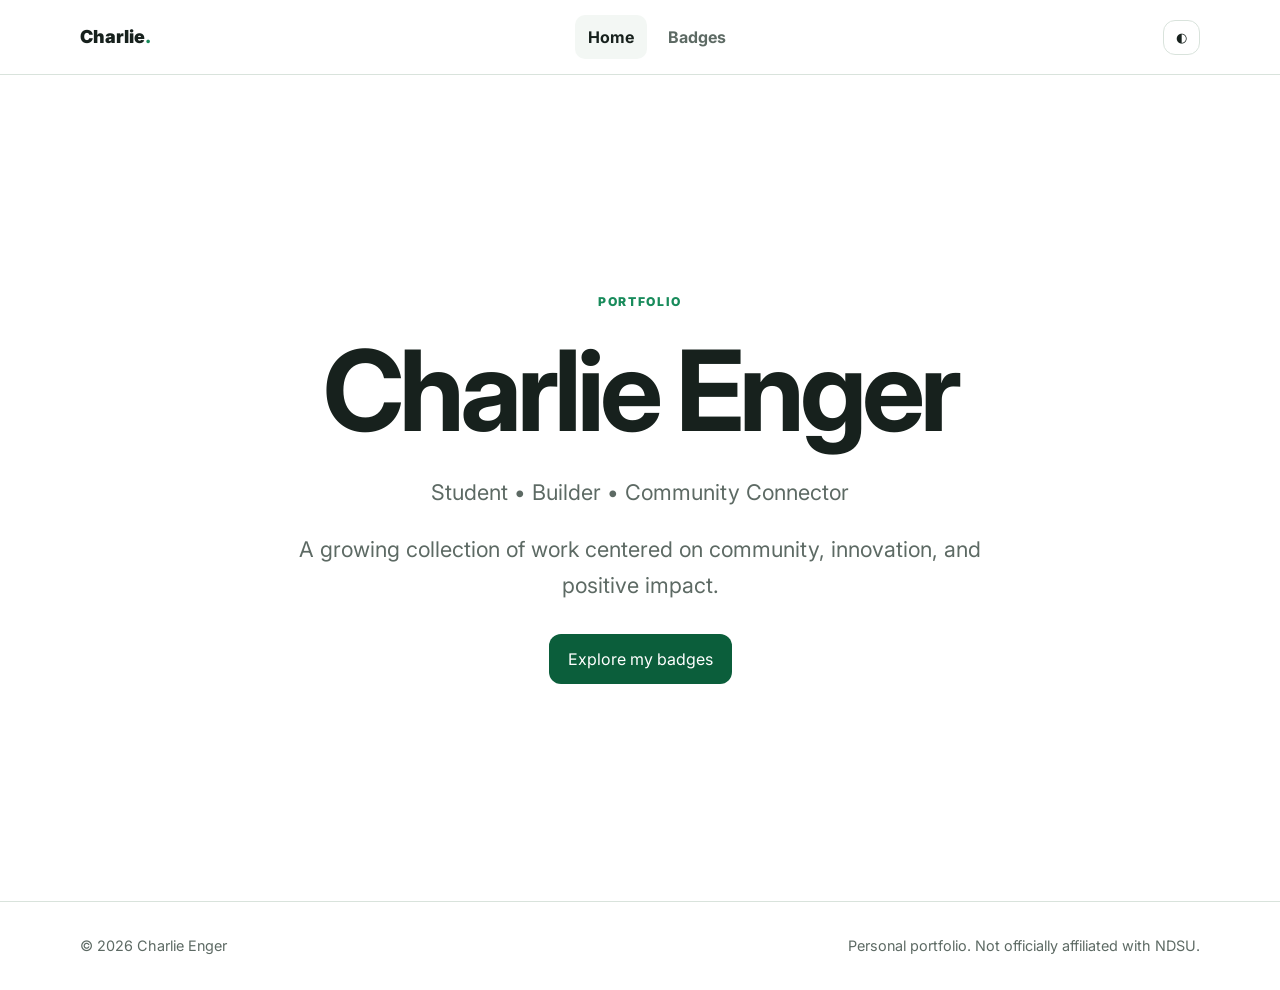
<file: index.html>
<!doctype html><html lang="en"><head><meta charset="utf-8"><meta name="viewport" content="width=device-width,initial-scale=1"><meta name="description" content="Charlie Enger's badge portfolio."><title>Home | Charlie Enger</title><link rel="preconnect" href="https://fonts.googleapis.com"><link rel="preconnect" href="https://fonts.gstatic.com" crossorigin><link href="https://fonts.googleapis.com/css2?family=Inter:wght@400;600;700;800;900&display=swap" rel="stylesheet"><link rel="stylesheet" href="assets/styles.css"><script src="assets/data.js" defer></script><script src="assets/app.js" defer></script></head><body><a class="skip-link" href="#main-content">Skip to main content</a><header class="site-header"><div class="container nav-wrap"><a class="brand" href="index.html">Charlie<span>.</span></a><nav class="site-nav" id="site-nav" aria-label="Primary navigation"><a href="index.html" aria-current="page">Home</a><a href="badges.html">Badges</a></nav><div class="nav-actions"><button class="icon-button" id="theme-toggle" type="button" aria-label="Switch color theme">◐</button><button class="menu-button" id="menu-button" type="button" aria-expanded="false" aria-controls="site-nav">Menu</button></div></div></header><main id="main-content"><section class="hero"><div class="container hero-inner"><p class="eyebrow">Portfolio</p><h1 data-name>Charlie Enger</h1><p class="lede" data-title>Student • Builder • Community Connector</p><p class="lede" data-intro>A growing collection of work centered on community, innovation, and positive impact.</p><div class="button-row"><a class="button button-primary" href="badges.html">Explore my badges</a></div></div></section></main><footer class="site-footer"><div class="container footer-wrap"><span>© <span id="year"></span> <span data-name>Charlie Enger</span></span><span>Personal portfolio. Not officially affiliated with NDSU.</span></div></footer></body></html>
</file>
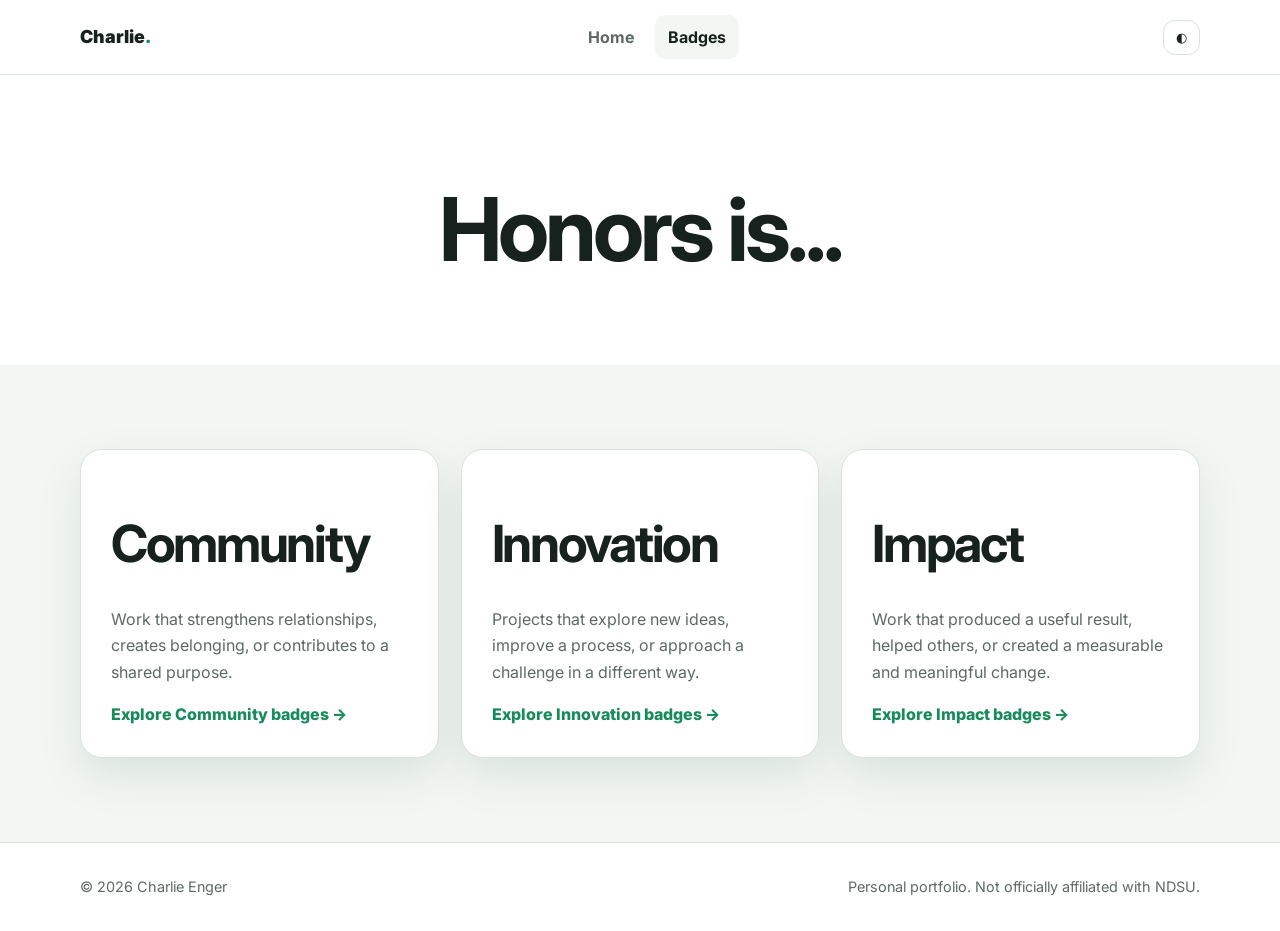
<file: badges.html>
<!doctype html><html lang="en"><head><meta charset="utf-8"><meta name="viewport" content="width=device-width,initial-scale=1"><meta name="description" content="Charlie Enger's badge portfolio."><title>Badges | Charlie Enger</title><link rel="preconnect" href="https://fonts.googleapis.com"><link rel="preconnect" href="https://fonts.gstatic.com" crossorigin><link href="https://fonts.googleapis.com/css2?family=Inter:wght@400;600;700;800;900&display=swap" rel="stylesheet"><link rel="stylesheet" href="assets/styles.css"><script src="assets/data.js" defer></script><script src="assets/app.js" defer></script></head><body><a class="skip-link" href="#main-content">Skip to main content</a><header class="site-header"><div class="container nav-wrap"><a class="brand" href="index.html">Charlie<span>.</span></a><nav class="site-nav" id="site-nav" aria-label="Primary navigation"><a href="index.html">Home</a><a href="badges.html" aria-current="page">Badges</a></nav><div class="nav-actions"><button class="icon-button" id="theme-toggle" type="button" aria-label="Switch color theme">◐</button><button class="menu-button" id="menu-button" type="button" aria-expanded="false" aria-controls="site-nav">Menu</button></div></div></header><main id="main-content">
<section class="page-hero"><div class="container narrow" style="text-align:center;"><h1>Honors is...</h1></div></section>
<section class="section section-tint"><div class="container"><div class="category-grid" id="category-grid"></div></div></section></main><footer class="site-footer"><div class="container footer-wrap"><span>© <span id="year"></span> <span data-name>Charlie Enger</span></span><span>Personal portfolio. Not officially affiliated with NDSU.</span></div></footer></body></html>
</file>
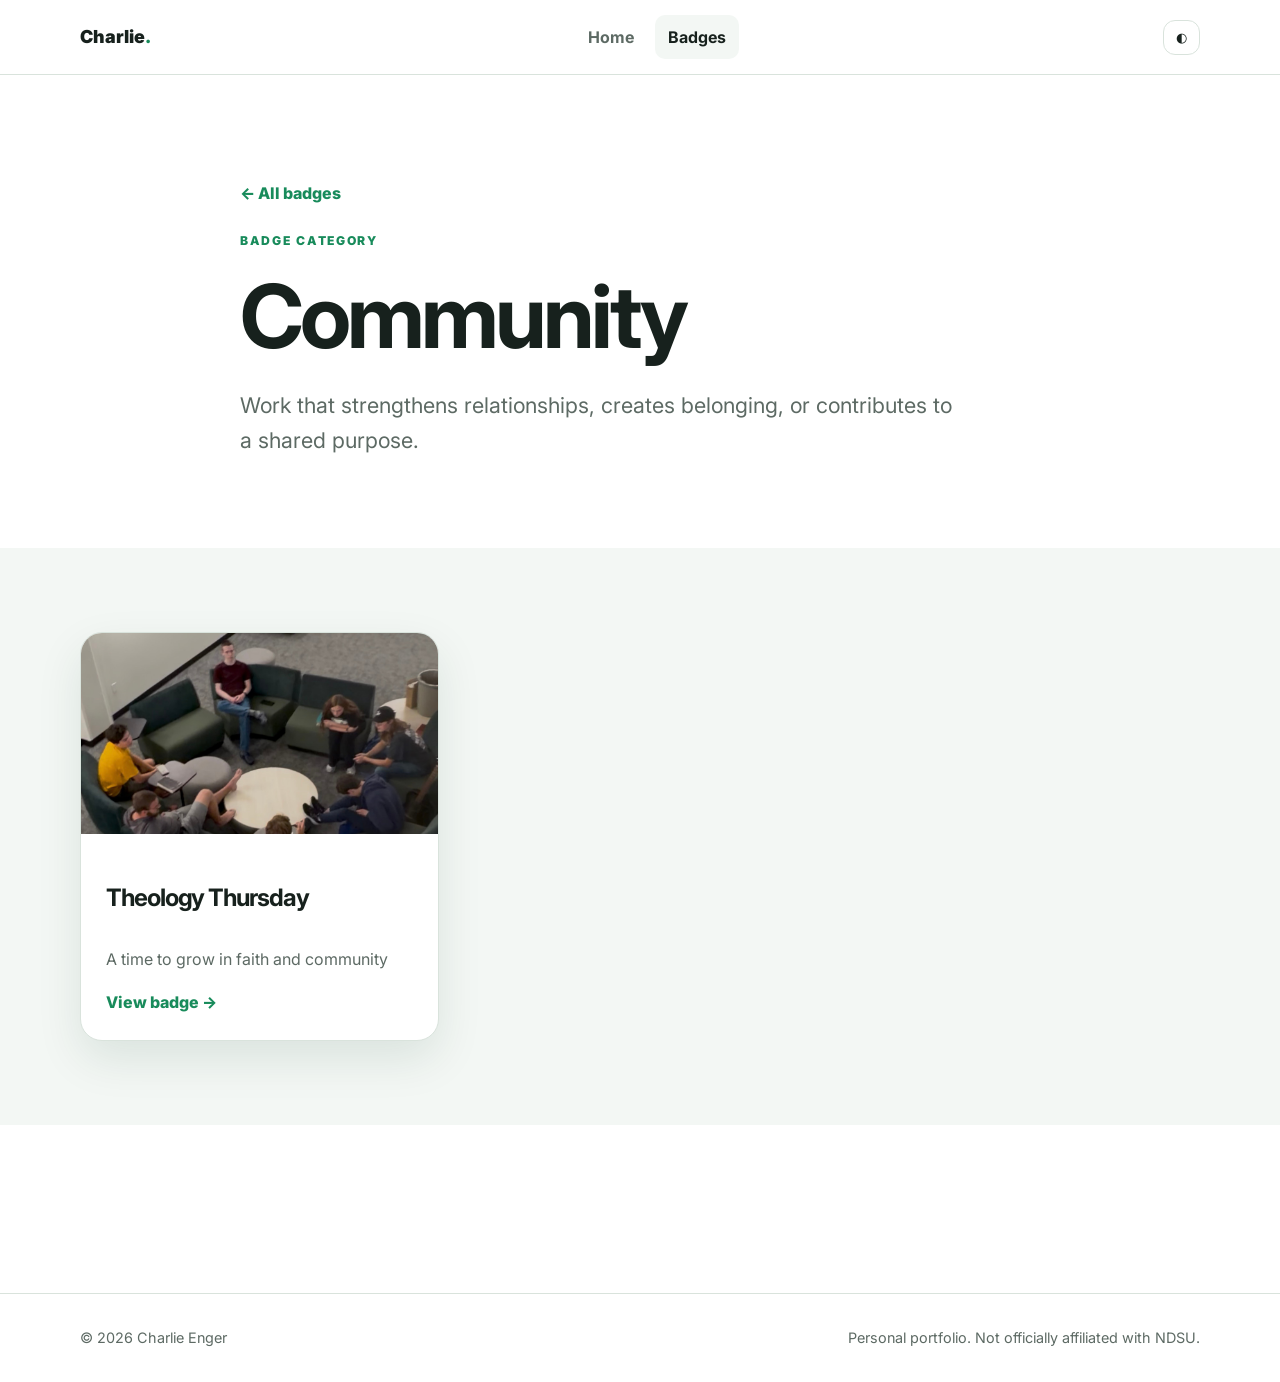
<file: community.html>
<!doctype html><html lang="en"><head><meta charset="utf-8"><meta name="viewport" content="width=device-width,initial-scale=1"><meta name="description" content="Charlie Enger's badge portfolio."><title>Community | Charlie Enger</title><link rel="preconnect" href="https://fonts.googleapis.com"><link rel="preconnect" href="https://fonts.gstatic.com" crossorigin><link href="https://fonts.googleapis.com/css2?family=Inter:wght@400;600;700;800;900&display=swap" rel="stylesheet"><link rel="stylesheet" href="assets/styles.css"><script src="assets/data.js" defer></script><script src="assets/app.js" defer></script></head><body data-category="community"><a class="skip-link" href="#main-content">Skip to main content</a><header class="site-header"><div class="container nav-wrap"><a class="brand" href="index.html">Charlie<span>.</span></a><nav class="site-nav" id="site-nav" aria-label="Primary navigation"><a href="index.html">Home</a><a href="badges.html" aria-current="page">Badges</a></nav><div class="nav-actions"><button class="icon-button" id="theme-toggle" type="button" aria-label="Switch color theme">◐</button><button class="menu-button" id="menu-button" type="button" aria-expanded="false" aria-controls="site-nav">Menu</button></div></div></header><main id="main-content"><section class="page-hero"><div class="container narrow"><a class="back-link" href="badges.html">← All badges</a><p class="eyebrow">Badge category</p><h1 data-category-title></h1><p class="lede" data-category-description style="margin-left:0"></p></div></section><section class="section section-tint" id="badge-list"><div class="container"><div class="entry-grid" id="entry-grid"></div></div></section><section class="section"><div class="container"><article class="detail" id="badge-detail" hidden></article></div></section></main><footer class="site-footer"><div class="container footer-wrap"><span>© <span id="year"></span> <span data-name>Charlie Enger</span></span><span>Personal portfolio. Not officially affiliated with NDSU.</span></div></footer></body></html>
</file>
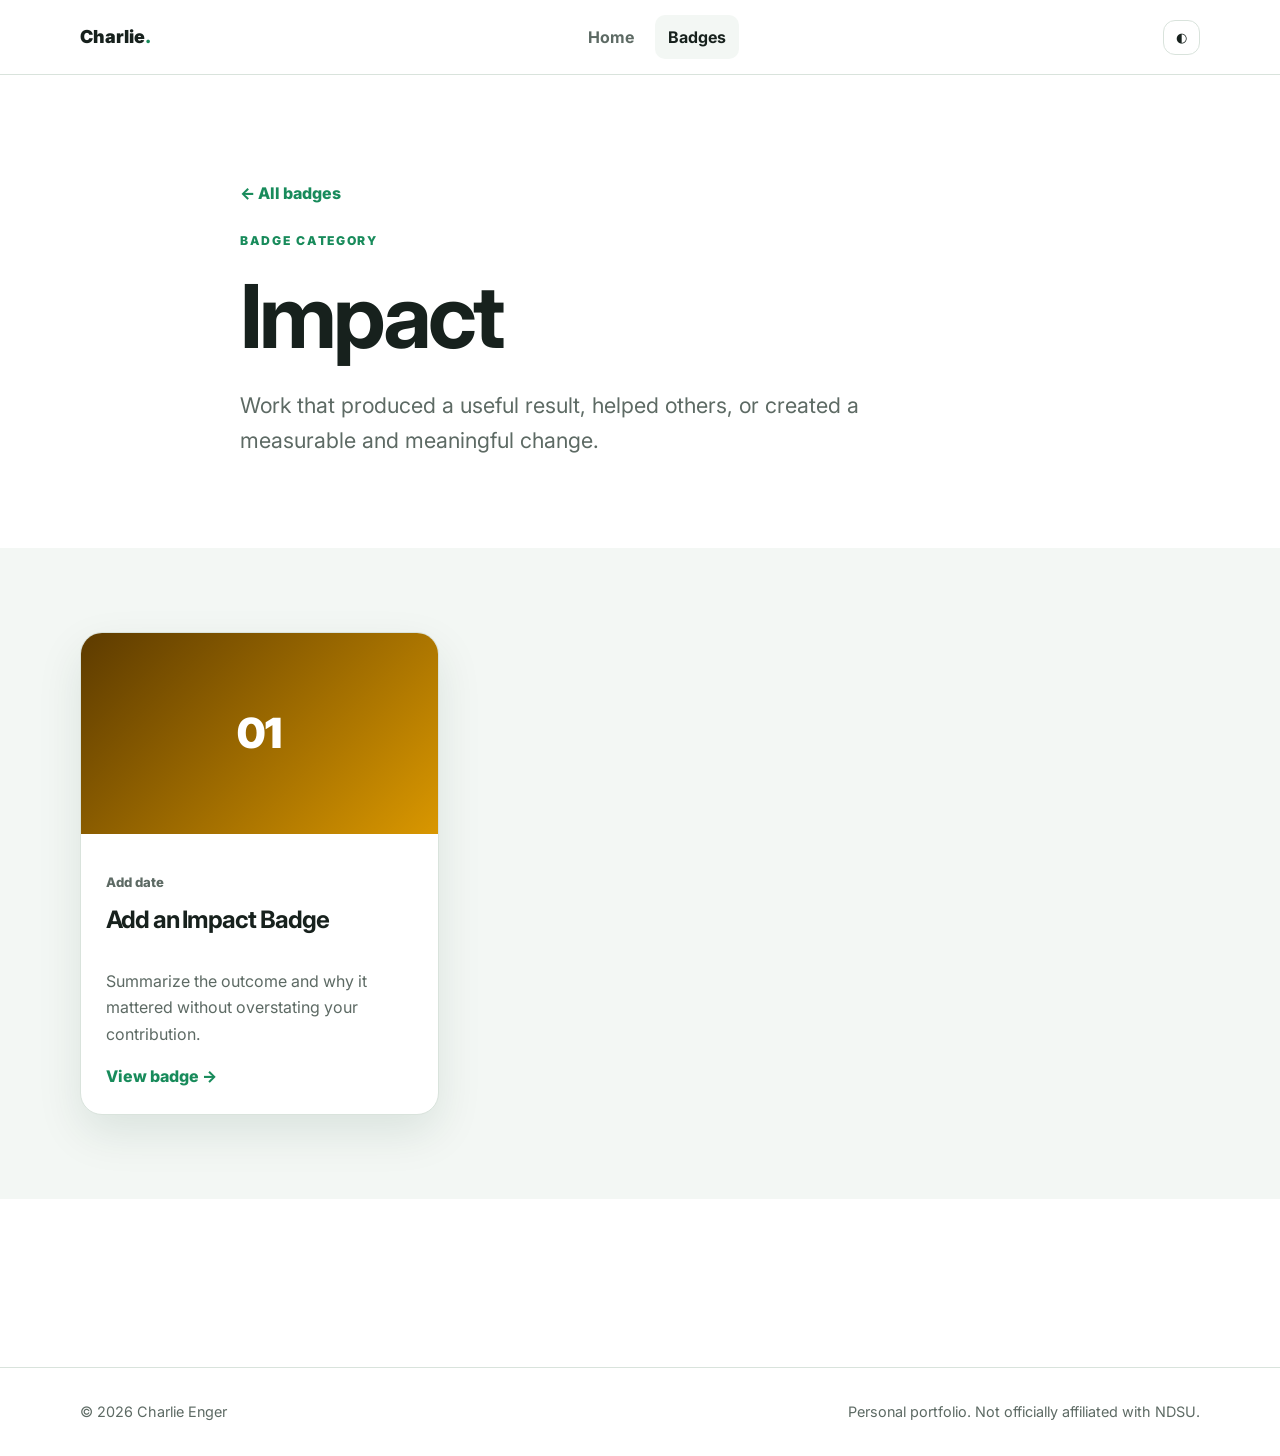
<file: impact.html>
<!doctype html><html lang="en"><head><meta charset="utf-8"><meta name="viewport" content="width=device-width,initial-scale=1"><meta name="description" content="Charlie Enger's badge portfolio."><title>Impact | Charlie Enger</title><link rel="preconnect" href="https://fonts.googleapis.com"><link rel="preconnect" href="https://fonts.gstatic.com" crossorigin><link href="https://fonts.googleapis.com/css2?family=Inter:wght@400;600;700;800;900&display=swap" rel="stylesheet"><link rel="stylesheet" href="assets/styles.css"><script src="assets/data.js" defer></script><script src="assets/app.js" defer></script></head><body data-category="impact"><a class="skip-link" href="#main-content">Skip to main content</a><header class="site-header"><div class="container nav-wrap"><a class="brand" href="index.html">Charlie<span>.</span></a><nav class="site-nav" id="site-nav" aria-label="Primary navigation"><a href="index.html">Home</a><a href="badges.html" aria-current="page">Badges</a></nav><div class="nav-actions"><button class="icon-button" id="theme-toggle" type="button" aria-label="Switch color theme">◐</button><button class="menu-button" id="menu-button" type="button" aria-expanded="false" aria-controls="site-nav">Menu</button></div></div></header><main id="main-content"><section class="page-hero"><div class="container narrow"><a class="back-link" href="badges.html">← All badges</a><p class="eyebrow">Badge category</p><h1 data-category-title></h1><p class="lede" data-category-description style="margin-left:0"></p></div></section><section class="section section-tint" id="badge-list"><div class="container"><div class="entry-grid" id="entry-grid"></div></div></section><section class="section"><div class="container"><article class="detail" id="badge-detail" hidden></article></div></section></main><footer class="site-footer"><div class="container footer-wrap"><span>© <span id="year"></span> <span data-name>Charlie Enger</span></span><span>Personal portfolio. Not officially affiliated with NDSU.</span></div></footer></body></html>
</file>
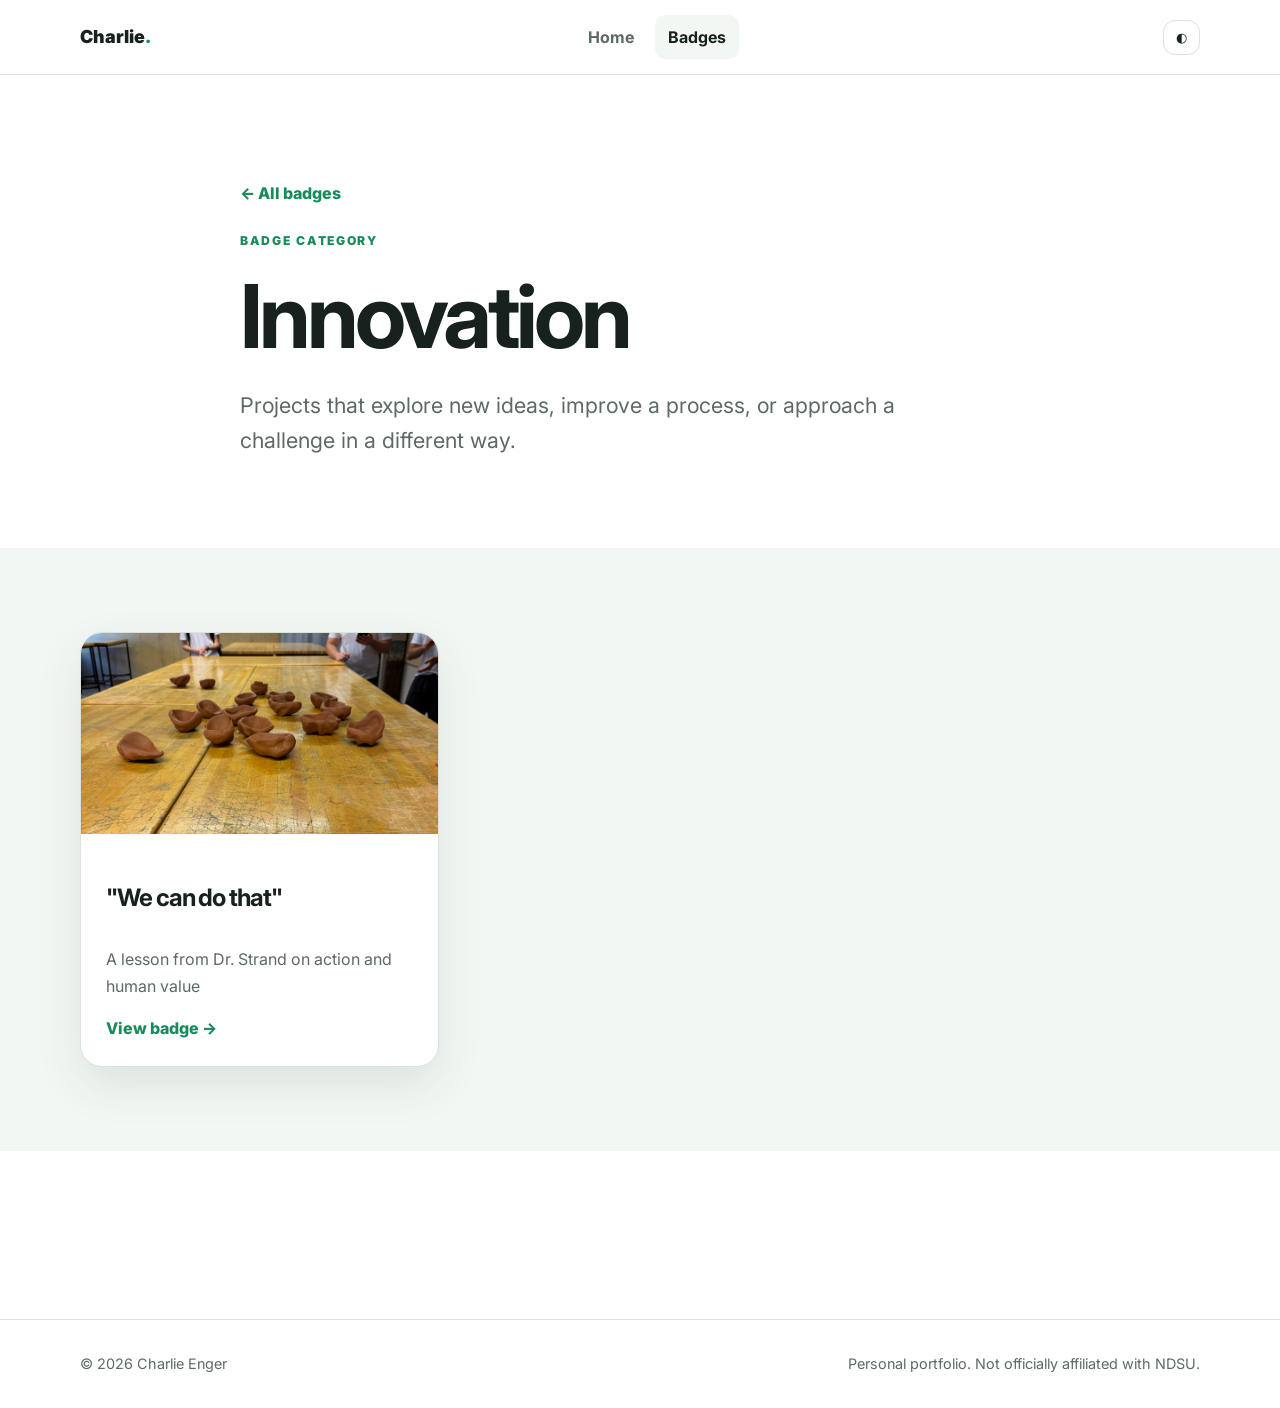
<file: innovation.html>
<!doctype html><html lang="en"><head><meta charset="utf-8"><meta name="viewport" content="width=device-width,initial-scale=1"><meta name="description" content="Charlie Enger's badge portfolio."><title>Innovation | Charlie Enger</title><link rel="preconnect" href="https://fonts.googleapis.com"><link rel="preconnect" href="https://fonts.gstatic.com" crossorigin><link href="https://fonts.googleapis.com/css2?family=Inter:wght@400;600;700;800;900&display=swap" rel="stylesheet"><link rel="stylesheet" href="assets/styles.css"><script src="assets/data.js" defer></script><script src="assets/app.js" defer></script></head><body data-category="innovation"><a class="skip-link" href="#main-content">Skip to main content</a><header class="site-header"><div class="container nav-wrap"><a class="brand" href="index.html">Charlie<span>.</span></a><nav class="site-nav" id="site-nav" aria-label="Primary navigation"><a href="index.html">Home</a><a href="badges.html" aria-current="page">Badges</a></nav><div class="nav-actions"><button class="icon-button" id="theme-toggle" type="button" aria-label="Switch color theme">◐</button><button class="menu-button" id="menu-button" type="button" aria-expanded="false" aria-controls="site-nav">Menu</button></div></div></header><main id="main-content"><section class="page-hero"><div class="container narrow"><a class="back-link" href="badges.html">← All badges</a><p class="eyebrow">Badge category</p><h1 data-category-title></h1><p class="lede" data-category-description style="margin-left:0"></p></div></section><section class="section section-tint" id="badge-list"><div class="container"><div class="entry-grid" id="entry-grid"></div></div></section><section class="section"><div class="container"><article class="detail" id="badge-detail" hidden></article></div></section></main><footer class="site-footer"><div class="container footer-wrap"><span>© <span id="year"></span> <span data-name>Charlie Enger</span></span><span>Personal portfolio. Not officially affiliated with NDSU.</span></div></footer></body></html>
</file>
<file: assets/styles.css>
:root {
    --green-900: #073b2a;
    --green-700: #0b5e3b;
    --green-500: #188b5b;
    --gold: #f5b82e;
    --ink: #17211d;
    --muted: #5d6a64;
    --paper: #fff;
    --mist: #f3f7f4;
    --line: #d9e3dc;
    --shadow: 0 18px 45px rgba(7, 59, 42, .10);
    --radius: 22px;
    --max: 1120px;
}

* {
    box-sizing: border-box;
}

html {
    scroll-behavior: smooth;
}

body {
    margin: 0;
    font-family:
        Inter,
        ui-sans-serif,
        system-ui,
        -apple-system,
        "Segoe UI",
        sans-serif;
    color: var(--ink);
    background: var(--paper);
    line-height: 1.65;
}

body.dark {
    --ink: #f1f5f2;
    --muted: #b7c4bc;
    --paper: #111a16;
    --mist: #17251e;
    --line: #2d4438;
    --shadow: 0 18px 45px rgba(0, 0, 0, .28);
}

a {
    color: inherit;
}

.container {
    width: min(calc(100% - 40px), var(--max));
    margin-inline: auto;
}

.section {
    padding: 84px 0;
}

.section-tint {
    background: var(--mist);
}

.narrow {
    max-width: 800px;
}

.skip-link {
    position: absolute;
    left: -999px;
    top: 10px;
    background: var(--gold);
    color: #111;
    padding: 10px 14px;
    z-index: 100;
}

.skip-link:focus {
    left: 10px;
}

.site-header {
    position: sticky;
    top: 0;
    z-index: 50;
    background: color-mix(
        in srgb,
        var(--paper) 90%,
        transparent
    );
    backdrop-filter: blur(16px);
    border-bottom: 1px solid var(--line);
}

.nav-wrap {
    min-height: 74px;
    display: flex;
    align-items: center;
    justify-content: space-between;
    gap: 24px;
}

.brand {
    text-decoration: none;
    font-weight: 900;
    font-size: 1.12rem;
}

.brand span {
    color: var(--green-500);
}

.site-nav {
    display: flex;
    align-items: center;
    gap: 8px;
}

.site-nav a {
    text-decoration: none;
    padding: 9px 13px;
    border-radius: 10px;
    color: var(--muted);
    font-weight: 700;
}

.site-nav a:hover,
.site-nav a[aria-current="page"] {
    background: var(--mist);
    color: var(--ink);
}

.nav-actions {
    display: flex;
    gap: 8px;
}

.icon-button,
.menu-button {
    border: 1px solid var(--line);
    background: var(--paper);
    color: var(--ink);
    border-radius: 12px;
    padding: 9px 12px;
    cursor: pointer;
}

.menu-button {
    display: none;
}

.hero {
    min-height: calc(100vh - 74px);
    display: grid;
    place-items: center;
    padding: 80px 0;
}

.hero-inner {
    max-width: 870px;
    text-align: center;
}

.eyebrow {
    text-transform: uppercase;
    letter-spacing: .14em;
    font-size: .76rem;
    font-weight: 850;
    color: var(--green-500);
    margin: 0 0 16px;
}

h1,
h2,
h3 {
    line-height: 1.12;
    letter-spacing: -.045em;
    margin: 0 0 18px;
}

h1 {
    font-size: clamp(3.4rem, 9vw, 7rem);
}

.page-hero h1 {
    font-size: clamp(3rem, 7vw, 5.5rem);
}

h2 {
    font-size: clamp(2rem, 4vw, 3.2rem);
}

h3 {
    font-size: 1.5rem;
}

.lede {
    font-size: clamp(1.08rem, 2vw, 1.35rem);
    color: var(--muted);
    max-width: 720px;
    margin-inline: auto;
}

.button-row {
    display: flex;
    flex-wrap: wrap;
    justify-content: center;
    gap: 12px;
    margin-top: 30px;
}

.button {
    display: inline-flex;
    align-items: center;
    justify-content: center;
    min-height: 46px;
    padding: 11px 18px;
    border-radius: 12px;
    text-decoration: none;
    font-weight: 780;
    border: 1px solid transparent;
    cursor: pointer;
    font: inherit;
}

.button-primary {
    background: var(--green-700);
    color: #fff;
}

.button-secondary {
    background: var(--paper);
    border-color: var(--line);
}

.button:focus-visible,
a:focus-visible,
button:focus-visible {
    outline: 3px solid var(--gold);
    outline-offset: 3px;
}

.page-hero {
    padding: 105px 0 68px;
}

.category-grid,
.entry-grid {
    display: grid;
    grid-template-columns: repeat(3, minmax(0, 1fr));
    gap: 22px;
}

.category-card,
.entry-card {
    background: var(--paper);
    border: 1px solid var(--line);
    border-radius: var(--radius);
    overflow: hidden;
    box-shadow: var(--shadow);
}

.category-card {
    padding: 30px;
    text-decoration: none;
    min-height: 280px;
    display: flex;
    flex-direction: column;
    transition: .2s ease;
}

.category-card:hover {
    transform: translateY(-5px);
}

.category-symbol {
    font-size: 2.5rem;
    margin-bottom: 35px;
}

.category-card p,
.entry-card p,
.prose {
    color: var(--muted);
}

.text-link {
    margin-top: auto;
    color: var(--green-500);
    font-weight: 800;
}

.entry-card {
    display: flex;
    flex-direction: column;
}

.entry-cover {
    aspect-ratio: 16/9;
    background: linear-gradient(
        135deg,
        var(--a),
        var(--b)
    );
    display: grid;
    place-items: center;
    color: #fff;
    font-size: 2.6rem;
    font-weight: 900;
    overflow: hidden;
}

.entry-cover img {
    width: 100%;
    height: 100%;
    object-fit: cover;
}

.entry-body {
    padding: 25px;
    display: flex;
    flex-direction: column;
    flex: 1;
}

.entry-meta {
    color: var(--green-500);
    font-weight: 800;
    font-size: .82rem;
}

.entry-button {
    border: 0;
    background: none;
    padding: 0;
    text-align: left;
    font: inherit;
    color: var(--green-500);
    font-weight: 800;
    cursor: pointer;
    margin-top: auto;
}

.empty-state {
    padding: 35px;
    border: 1px dashed var(--line);
    border-radius: var(--radius);
    color: var(--muted);
}

.detail {
    max-width: 900px;
    margin: auto;
}

.detail-head {
    padding-bottom: 30px;
    border-bottom: 1px solid var(--line);
}

.detail-section {
    margin: 38px 0;
}

.detail-section h3 {
    text-transform: uppercase;
    letter-spacing: .1em;
    font-size: .83rem;
    color: var(--green-500);
}

.media-grid {
    display: grid;
    grid-template-columns: repeat(2, minmax(0, 1fr));
    gap: 18px;
}

.media-item {
    margin: 0;
}

.media-item img,
.media-item video {
    display: block;
    width: 100%;
    border-radius: 16px;
    background: #000;
}

.media-item audio {
    width: 100%;
}

.media-item iframe {
    width: 100%;
    aspect-ratio: 16/9;
    border: 0;
    border-radius: 16px;
}

.media-item figcaption {
    font-size: .9rem;
    color: var(--muted);
    margin-top: 8px;
}

.file-list {
    display: grid;
    gap: 10px;
}

.file-link {
    border: 1px solid var(--line);
    border-radius: 12px;
    padding: 14px 16px;
    text-decoration: none;
    font-weight: 750;
    background: var(--paper);
}

.back-link {
    display: inline-block;
    margin-bottom: 25px;
    color: var(--green-500);
    font-weight: 800;
    text-decoration: none;
}

.site-footer {
    padding: 32px 0;
    border-top: 1px solid var(--line);
}

.footer-wrap {
    display: flex;
    justify-content: space-between;
    gap: 20px;
    color: var(--muted);
    font-size: .9rem;
}

@media (prefers-reduced-motion: reduce) {
    * {
        scroll-behavior: auto !important;
        transition: none !important;
    }
}

@media (max-width: 820px) {
    .category-grid,
    .entry-grid {
        grid-template-columns: repeat(2, 1fr);
    }

    .menu-button {
        display: block;
    }

    .site-nav {
        display: none;
        position: absolute;
        top: 74px;
        left: 0;
        right: 0;
        padding: 14px 20px 22px;
        background: var(--paper);
        border-bottom: 1px solid var(--line);
        flex-direction: column;
        align-items: stretch;
    }

    .site-nav.open {
        display: flex;
    }
}

@media (max-width: 560px) {
    .container {
        width: min(calc(100% - 28px), var(--max));
    }

    .section {
        padding: 60px 0;
    }

    .category-grid,
    .entry-grid,
    .media-grid {
        grid-template-columns: 1fr;
    }

    .footer-wrap {
        flex-direction: column;
    }

    .nav-actions .icon-button {
        display: none;
    }
}
</file>
